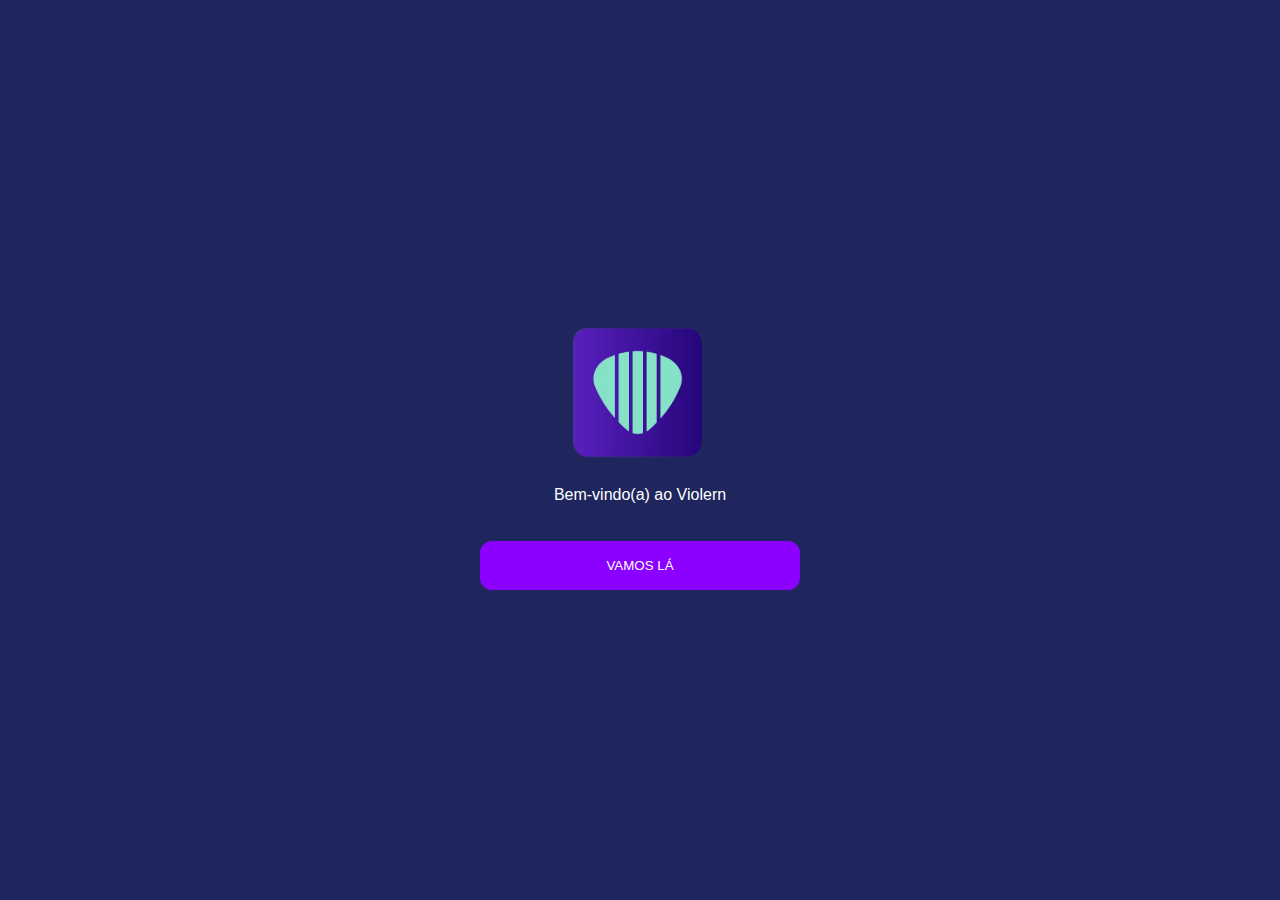
<file: index.html>
<!DOCTYPE html>
<html lang="pt-br">

<head>
    <meta charset="UTF-8">
    <meta name="viewport" content="width=device-width, initial-scale=1.0">
    <link rel="stylesheet" href="./styles/style.css">
    <link rel="stylesheet" href="./styles/tela_inicial.css">
    <link rel="shortcut icon" href="./img/logo_violearn-removebg-preview 1.svg" type="image/x-icon">
    <title>Violern</title>
</head>

<body>
    <section class="container__principal">

        <img src="./img/logo_violearn-removebg-preview 1.svg" alt="logo-violearn">
        <h1>Bem-vindo(a) ao Violern</h1>
        <a href="./tela_de_inicio.html"><button class="botao-entrar">Vamos lá</button></a>

    </section>

</body>

</html>
</file>
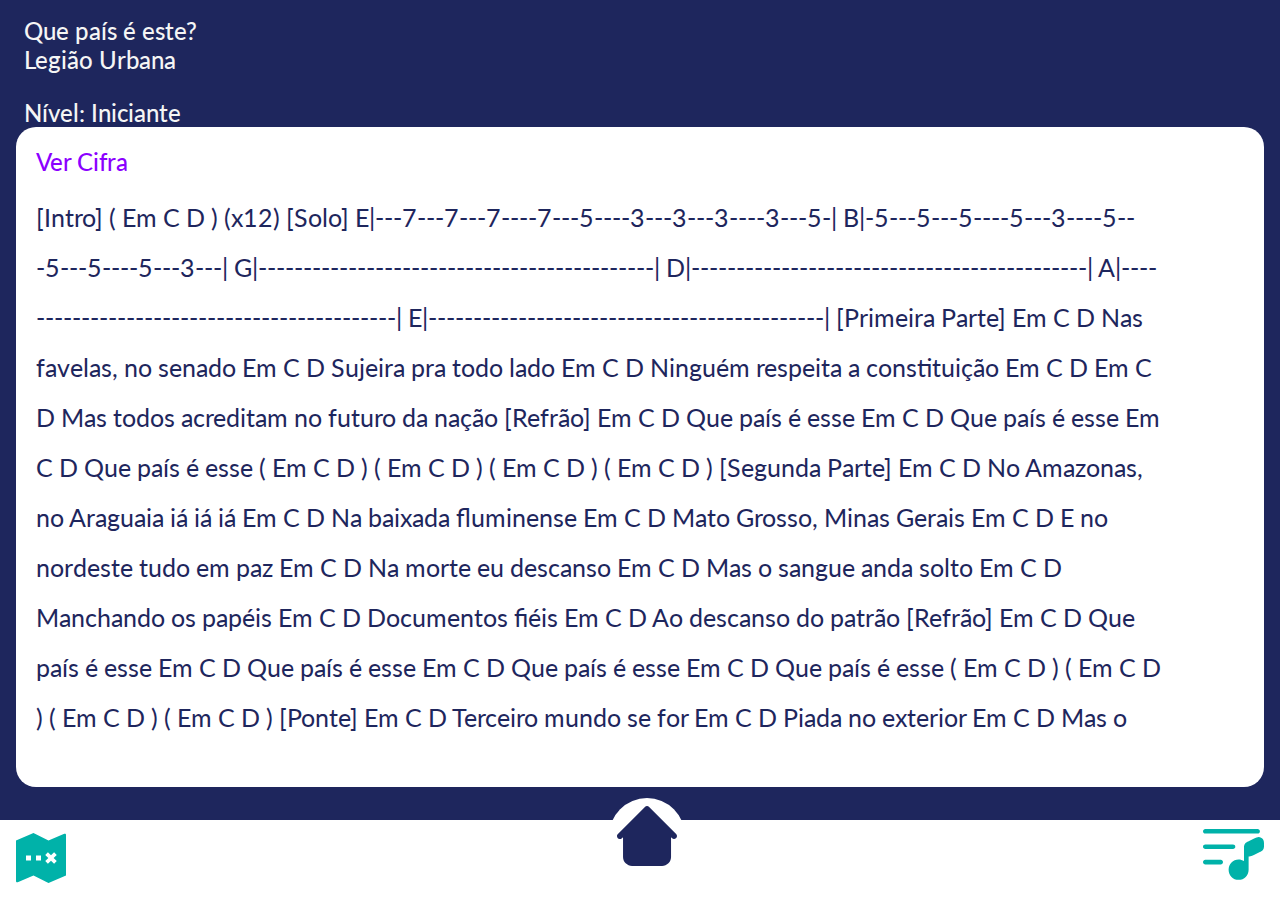
<file: app2.html>
<!DOCTYPE html>
<html lang="en">
<head>
    <meta charset="UTF-8">
    <meta name="viewport" content="width=device-width, initial-scale=1.0">
    <link rel="stylesheet" href="app2.css">
    <title>Document</title>
</head>
<body>
    <div class="container">
        <h2 class="titulo">Que país é este? <br> Legião Urbana</h2>
        <h2 class="titulo_"> Nível: Iniciante</h2>
        <div class="lista">
            <h2 class="titulo2">Ver Cifra</h2>
            <p class="cifra">[Intro] ( Em C D ) (x12) [Solo] E|---7---7---7----7---5----3---3---3----3---5-| B|-5---5---5----5---3----5---5---5----5---3---| G|--------------------------------------------| D|--------------------------------------------| A|--------------------------------------------| E|--------------------------------------------| [Primeira Parte] Em C D Nas favelas, no senado Em C D Sujeira pra todo lado Em C D Ninguém respeita a constituição Em C D Em C D Mas todos acreditam no futuro da nação [Refrão] Em C D Que país é esse Em C D Que país é esse Em C D Que país é esse ( Em C D ) ( Em C D ) ( Em C D ) ( Em C D ) [Segunda Parte] Em C D No Amazonas, no Araguaia iá iá iá Em C D Na baixada fluminense Em C D Mato Grosso, Minas Gerais Em C D E no nordeste tudo em paz Em C D Na morte eu descanso Em C D Mas o sangue anda solto Em C D Manchando os papéis Em C D Documentos fiéis Em C D Ao descanso do patrão [Refrão] Em C D Que país é esse Em C D Que país é esse Em C D Que país é esse Em C D Que país é esse ( Em C D ) ( Em C D ) ( Em C D ) ( Em C D ) [Ponte] Em C D Terceiro mundo se for Em C D Piada no exterior Em C D Mas o Brasil vai ficar rico Em C D Vamos faturar um milhão Em C D Quando vendermos todas as almas Em C D Dos nossos índios num leilão [Refrão] Em C D Que país é esse Em C D Que país é esse Em C D Que país é esse Em C D Que país é esse</p><br>

        </div>
        <footer class="menu">
            <a href="#" class="mapa"><svg width="50" height="50" viewBox="0 0 50 50" fill="none" xmlns="http://www.w3.org/2000/svg">
                <path d="M4.94876e-07 7.5L17.5 0L32.5 7.5L48.2575 0.7475C48.4477 0.665959 48.6552 0.632923 48.8613 0.651356C49.0675 0.669789 49.2658 0.739115 49.4385 0.853112C49.6113 0.967109 49.753 1.12221 49.851 1.30449C49.949 1.48678 50.0002 1.69054 50 1.8975V42.5L32.5 50L17.5 42.5L1.7425 49.2525C1.55228 49.334 1.3448 49.3671 1.13866 49.3486C0.93253 49.3302 0.734198 49.2609 0.561468 49.1469C0.388738 49.0329 0.247014 48.8778 0.149017 48.6955C0.0510205 48.5132 -0.000183641 48.3095 4.94876e-07 48.1025V7.5ZM10 22.5V27.5H15V22.5H10ZM20 22.5V27.5H25V22.5H20ZM35 22.35L31.9075 19.255L29.255 21.905L32.3475 25L29.255 28.0925L31.905 30.745L35 27.6525L38.0925 30.745L40.745 28.095L37.6525 25L40.745 21.9075L38.095 19.255L35 22.35Z" fill="#00B2A9"/>
                </svg>
                </a>
            <a href="app3.html" class="casa"><svg width="60" height="60" viewBox="0 0 60 60" fill="none" xmlns="http://www.w3.org/2000/svg">
                <path fill-rule="evenodd" clip-rule="evenodd" d="M32.1579 0.878368C31.5953 0.315949 30.8324 0 30.0369 0C29.2414 0 28.4784 0.315949 27.9159 0.878368L6.91586 21.8786L0.915864 27.8787C0.629334 28.1554 0.400788 28.4864 0.243561 28.8525C0.0863336 29.2185 0.00357472 29.6121 0.00011327 30.0105C-0.00334818 30.4088 0.072557 30.8039 0.2234 31.1726C0.374242 31.5412 0.597002 31.8762 0.87868 32.1579C1.16036 32.4396 1.49531 32.6623 1.864 32.8132C2.23269 32.964 2.62773 33.0399 3.02607 33.0365C3.42441 33.033 3.81807 32.9502 4.18408 32.793C4.55009 32.6358 4.88112 32.4072 5.15786 32.1207L6.03686 31.2417V50.9999C6.03686 53.3869 6.98508 55.6761 8.6729 57.3639C10.3607 59.0518 12.6499 60 15.0369 60H45.0369C47.4238 60 49.713 59.0518 51.4008 57.3639C53.0887 55.6761 54.0369 53.3869 54.0369 50.9999V31.2417L54.9159 32.1207C55.4817 32.6672 56.2395 32.9696 57.0261 32.9627C57.8127 32.9559 58.5651 32.6404 59.1213 32.0842C59.6775 31.5279 59.9931 30.7755 59.9999 29.9889C60.0067 29.2023 59.7043 28.4445 59.1579 27.8787L32.1579 0.878368Z" fill="#1E265D"/>
                </svg>
                </a>
            <a href="app2.html"><svg  class="nota"  width="57" height="36" viewBox="0 0 57 36" fill="none" xmlns="http://www.w3.org/2000/svg">
                <path fill-rule="evenodd" clip-rule="evenodd" d="M0 2.30769C0 1.69565 0.243131 1.10868 0.675907 0.675907C1.10868 0.243131 1.69565 0 2.30769 0H54.6154C55.2274 0 55.8144 0.243131 56.2472 0.675907C56.6799 1.10868 56.9231 1.69565 56.9231 2.30769C56.9231 2.91973 56.6799 3.5067 56.2472 3.93948C55.8144 4.37225 55.2274 4.61538 54.6154 4.61538H2.30769C1.69565 4.61538 1.10868 4.37225 0.675907 3.93948C0.243131 3.5067 0 2.91973 0 2.30769ZM0 17.6923C0 17.0803 0.243131 16.4933 0.675907 16.0605C1.10868 15.6277 1.69565 15.3846 2.30769 15.3846H30C30.612 15.3846 31.199 15.6277 31.6318 16.0605C32.0646 16.4933 32.3077 17.0803 32.3077 17.6923C32.3077 18.3043 32.0646 18.8913 31.6318 19.3241C31.199 19.7569 30.612 20 30 20H2.30769C1.69565 20 1.10868 19.7569 0.675907 19.3241C0.243131 18.8913 0 18.3043 0 17.6923ZM0 33.0769C0 32.4649 0.243131 31.8779 0.675907 31.4451C1.10868 31.0124 1.69565 30.7692 2.30769 30.7692H17.6923C18.3043 30.7692 18.8913 31.0124 19.3241 31.4451C19.7569 31.8779 20 32.4649 20 33.0769C20 33.689 19.7569 34.2759 19.3241 34.7087C18.8913 35.1415 18.3043 35.3846 17.6923 35.3846H2.30769C1.69565 35.3846 1.10868 35.1415 0.675907 34.7087C0.243131 34.2759 0 33.689 0 33.0769Z" fill="#00B2A9"/>
                </svg><svg  width="36" height="43" viewBox="0 0 36 43" fill="none" xmlns="http://www.w3.org/2000/svg">
                    <path d="M28.6 0.517304C29.4553 0.200381 30.4769 -0.0673114 31.5846 0.132689C32.9446 0.378842 34.1569 1.145 34.9692 2.26192C35.6307 3.17269 35.8307 4.21269 35.9169 5.12346C36 6.00653 36 7.11115 36 8.36961V8.70807C36 9.63115 36.0061 10.6158 35.6738 11.5235C35.4123 12.2408 35.0011 12.8942 34.4677 13.4404C33.7907 14.1327 32.9015 14.5573 32.0677 14.9542L31.8584 15.0558L26.3661 17.6927C25.2307 18.2373 24.2369 18.7142 23.4 19.0219C22.5969 19.3204 21.6461 19.5758 20.6154 19.4404V32.6281C20.6154 38.2096 16.2 42.8465 10.6154 42.8465C5.03074 42.8465 0.615356 38.2096 0.615356 32.6281C0.615356 27.0435 5.03074 22.4065 10.6154 22.4065C12.5287 22.4039 14.4007 22.9624 16 24.0127V12.8465H16.0092C16 12.3265 16 11.7665 16 11.1696V10.8342C16 9.91115 15.9938 8.92346 16.3261 8.01576C16.5877 7.29851 16.9989 6.64508 17.5323 6.09884C18.2092 5.40653 19.0984 4.98192 19.9323 4.58499L20.1415 4.48346L25.6338 1.84653C26.7692 1.30192 27.763 0.824996 28.6 0.517304Z" fill="#00B2A9"/>
                    </svg>
                    
                </a>

        </footer>

    </div>
    
    


</body>
</html>
</file>
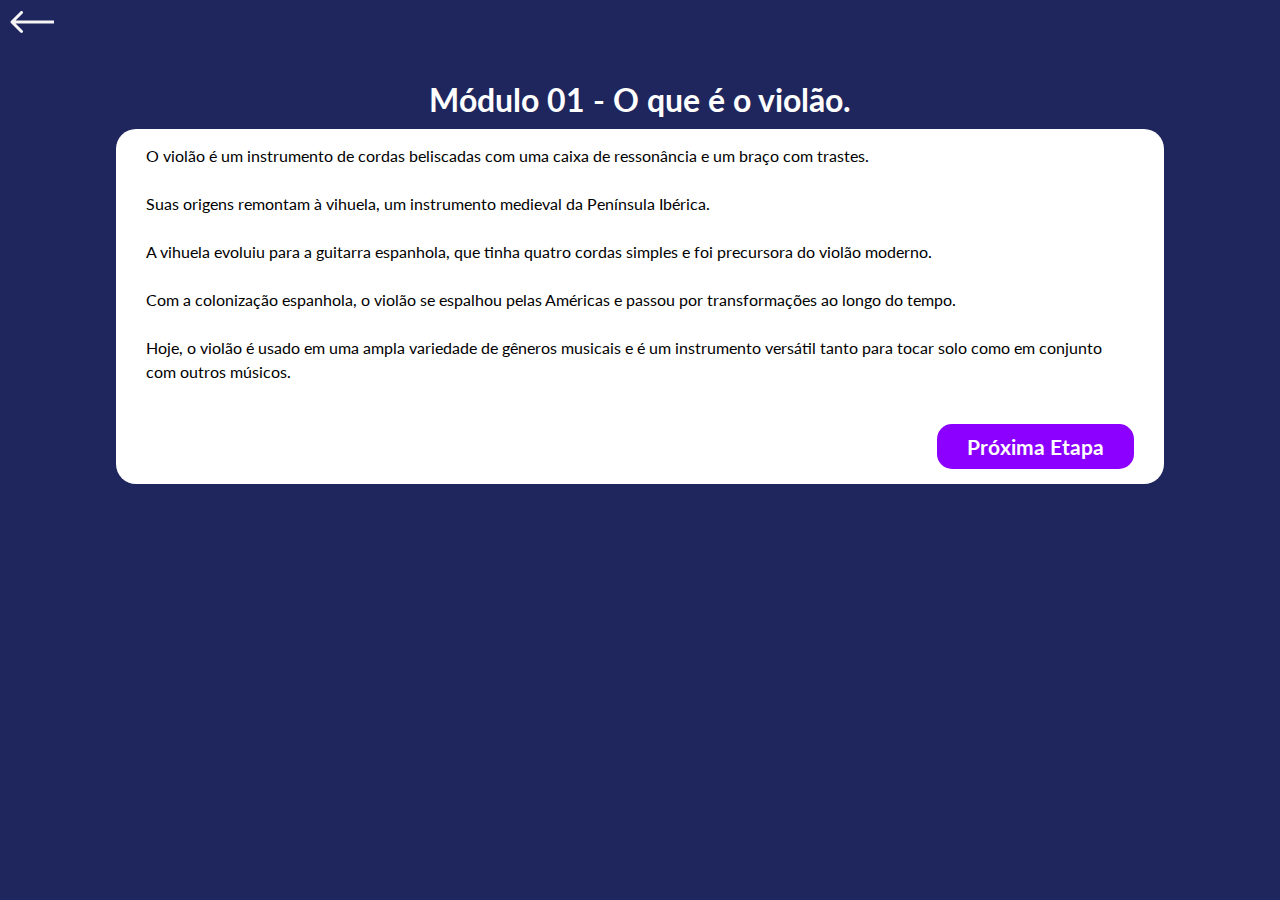
<file: etapa.html>
<!DOCTYPE html>
<html lang="pt-br">
<head>
    <meta charset="UTF-8">
    <meta name="viewport" content="width=device-width, initial-scale=1.0">
    <title>Document</title>
    <link rel="stylesheet" href="etapa.css">
    <link rel="stylesheet" href="https://cdnjs.cloudflare.com/ajax/libs/font-awesome/6.4.0/css/all.min.css">
</head>
<body>
    <header>
        <a href="tela_modulo.html">
            <svg width="44" height="24" viewBox="0 0 44 24" fill="none" xmlns="http://www.w3.org/2000/svg" class="voltar">
                <path d="M0.939339 10.9393C0.353554 11.5251 0.353554 12.4749 0.939339 13.0607L10.4853 22.6066C11.0711 23.1924 12.0208 23.1924 12.6066 22.6066C13.1924 22.0208 13.1924 21.0711 12.6066 20.4853L4.12132 12L12.6066 3.51472C13.1924 2.92893 13.1924 1.97919 12.6066 1.3934C12.0208 0.807611 11.0711 0.807611 10.4853 1.3934L0.939339 10.9393ZM44 10.5L2 10.5V13.5L44 13.5V10.5Z" fill="#F5F5F5"/>
                </svg>
        </a>            
    </header>
    <main>
        <h1>Módulo 01 - O que é o violão.</h1>
        <div class="texto">
            <p>
                O violão é um instrumento de cordas beliscadas com uma caixa de ressonância e um braço com trastes. <br><br>

                Suas origens remontam à vihuela, um instrumento medieval da Península Ibérica. <br><br>
                
                A vihuela evoluiu para a guitarra espanhola, que tinha quatro cordas simples e foi precursora do violão moderno. <br><br>
                
                Com a colonização espanhola, o violão se espalhou pelas Américas e passou por transformações ao longo do tempo. <br><br>
                
                Hoje, o violão é usado em uma ampla variedade de gêneros musicais e é um instrumento versátil tanto para tocar solo como em conjunto com outros músicos.
            </p>
            <div id="botao">
                <a href="etapa2.html"><button class="proxima-etapa">Próxima Etapa</button></a>
            </div>
        </div>
    </main>
</body>
</html>
</file>
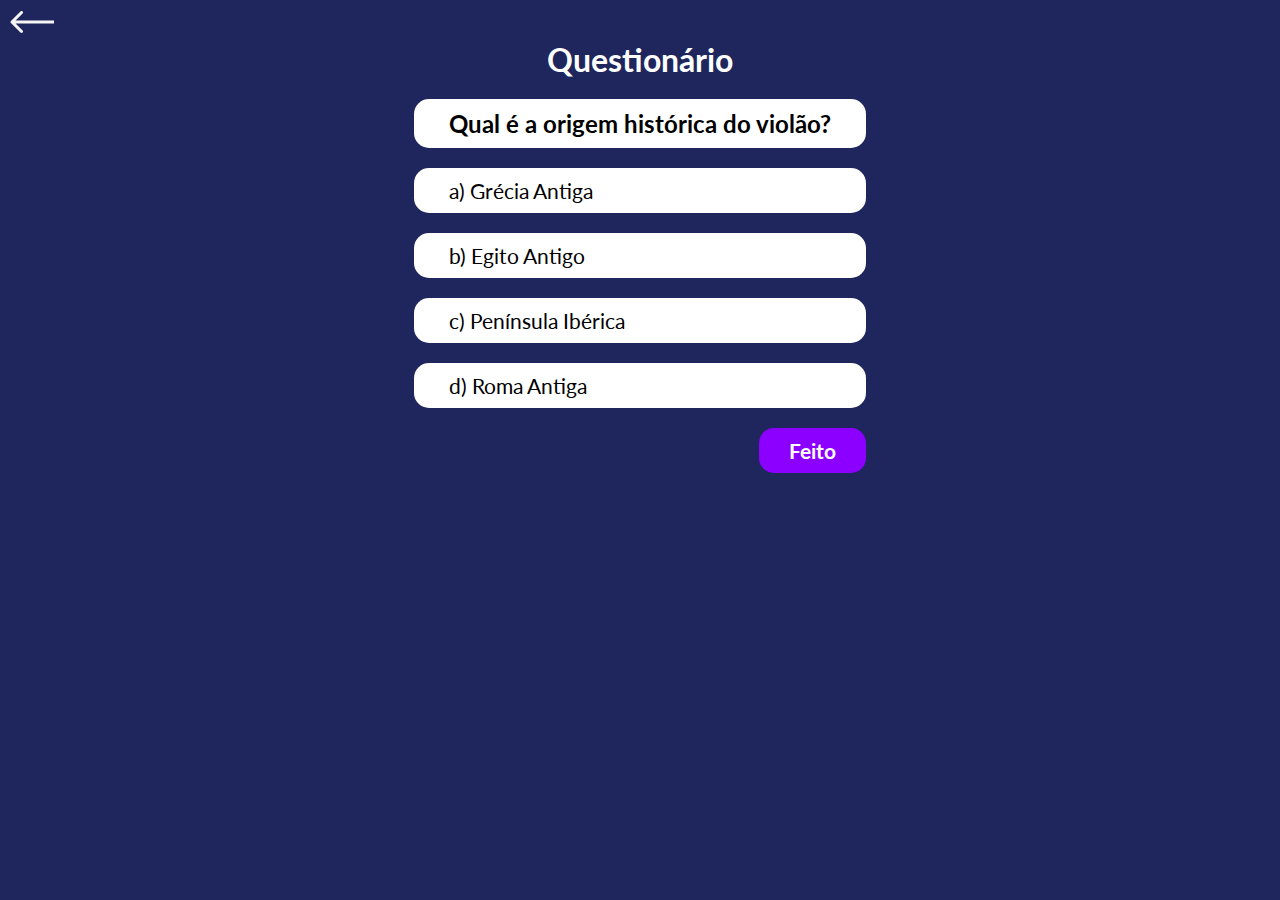
<file: etapa2.html>
<!DOCTYPE html>
<html lang="en">
<head>
    <meta charset="UTF-8">
    <meta name="viewport" content="width=device-width, initial-scale=1.0">
    <title>Document</title>
    <link rel="stylesheet" href="etapa2.css">
    <link rel="stylesheet" href="https://cdnjs.cloudflare.com/ajax/libs/font-awesome/6.4.0/css/all.min.css">
</head>
<body>
    <header>
        <a href="tela_modulo.html">
            <svg width="44" height="24" viewBox="0 0 44 24" fill="none" xmlns="http://www.w3.org/2000/svg" class="voltar">
            <path d="M0.939339 10.9393C0.353554 11.5251 0.353554 12.4749 0.939339 13.0607L10.4853 22.6066C11.0711 23.1924 12.0208 23.1924 12.6066 22.6066C13.1924 22.0208 13.1924 21.0711 12.6066 20.4853L4.12132 12L12.6066 3.51472C13.1924 2.92893 13.1924 1.97919 12.6066 1.3934C12.0208 0.807611 11.0711 0.807611 10.4853 1.3934L0.939339 10.9393ZM44 10.5L2 10.5V13.5L44 13.5V10.5Z" fill="#F5F5F5"/>
            </svg>
        </a>            
    </header>

    <h1>Questionário</h1>

    <main class="questionario">
        <h2 class="pergunta">Qual é a origem histórica do violão?</h2>
        
        <div class="respostas">
            <p class="resp">a&#41; Grécia Antiga</p>
            <p class="resp">b&#41; Egito Antigo</p>
            <p class="resp">c&#41; Península Ibérica</p>
            <p class="resp">d&#41; Roma Antiga</p>
        </div>
        <div id="botao">
            <a href="telaroadmap.html"><button class="proxima-etapa">Feito</button></a>
        </div>
    </main>
    
</body>
</html>
</file>
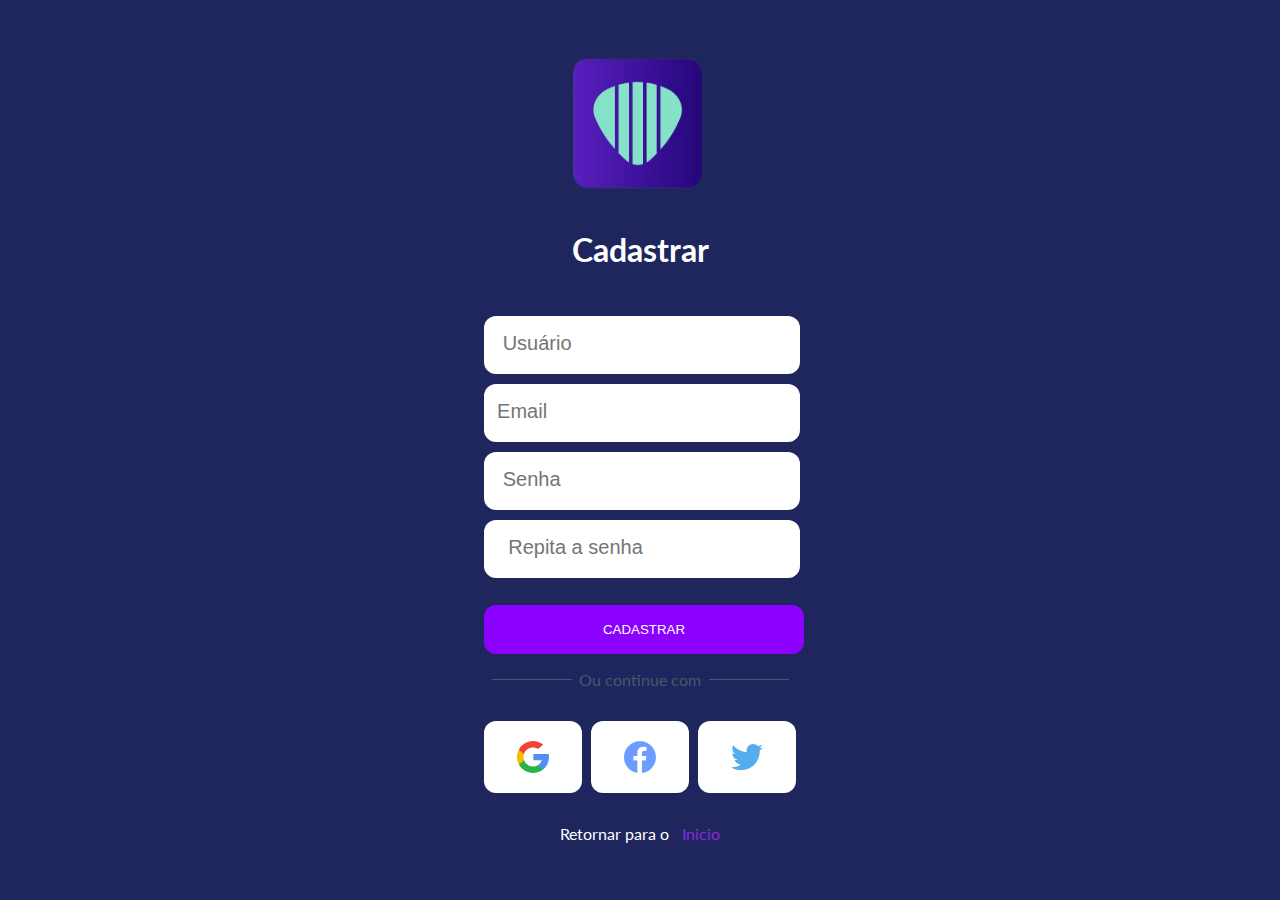
<file: tela_cadastro.html>
<!DOCTYPE html>
<html lang="pt-br">

<head>
    <meta charset="UTF-8">
    <meta name="viewport" content="width=device-width, initial-scale=1.0">
    <link rel="stylesheet" href="./styles/style.css">
    <link rel="preconnect" href="https://fonts.googleapis.com">
    <link rel="preconnect" href="https://fonts.gstatic.com" crossorigin>
    <link
        href="https://fonts.googleapis.com/css2?family=Lato:ital,wght@0,100;0,300;0,400;0,700;0,900;1,100;1,300;1,400;1,700;1,900&display=swap"
        rel="stylesheet">
    <link rel="shortcut icon" href="./img/logo_violearn-removebg-preview 1.svg" type="image/x-icon">
    <title>Violern</title>
</head>

<body>

    <section class="container">
        <div class="logo"><img src="./img/logo_violearn-removebg-preview 1.svg" alt="logo-violearn"></div>
        <h1>Cadastrar</h1>
        <div class="container__login">
            <input class="container__placeholder" type="text" placeholder="   Usuário" id="luser">
            <input class="container__placeholder" type="text" placeholder="  Email" id="lemail">
            <input class="container__placeholder" type="text" placeholder="   Senha" id="lsenha">
            <input class="container__placeholder" type="password" placeholder="    Repita a senha" id="lsenha">
            <div>

                <a href="./tela_inicial.html"><button class="botao-entrar">Cadastrar</button></a>
            </div>
            <div class="container__quebra">
                <div class="linha-horizontal"></div>
                <div class="linha-horizontal-texto">
                    <p>Ou continue com</p>
                </div>
                <div class="linha-horizontal"></div>

            </div>
        </div>
        <div class="container__redes__sociais">
            <div class="item__redes__sociais"><img src="./img/Google-logo.svg" alt=""></div>
            <div class="item__redes__sociais"><img src="./img/Vector.svg" alt=""></div>
            <div class="item__redes__sociais"><img src="./img/Vector (1).svg" alt=""></div>

        </div>
        <div class="footer">
            <p class="texo-footer">Retornar para o</p>
            <a href="./tela_de_inicio.html" class="link-footer">Inicio</a>
        </div>


    </section>

</body>

</html>
</file>
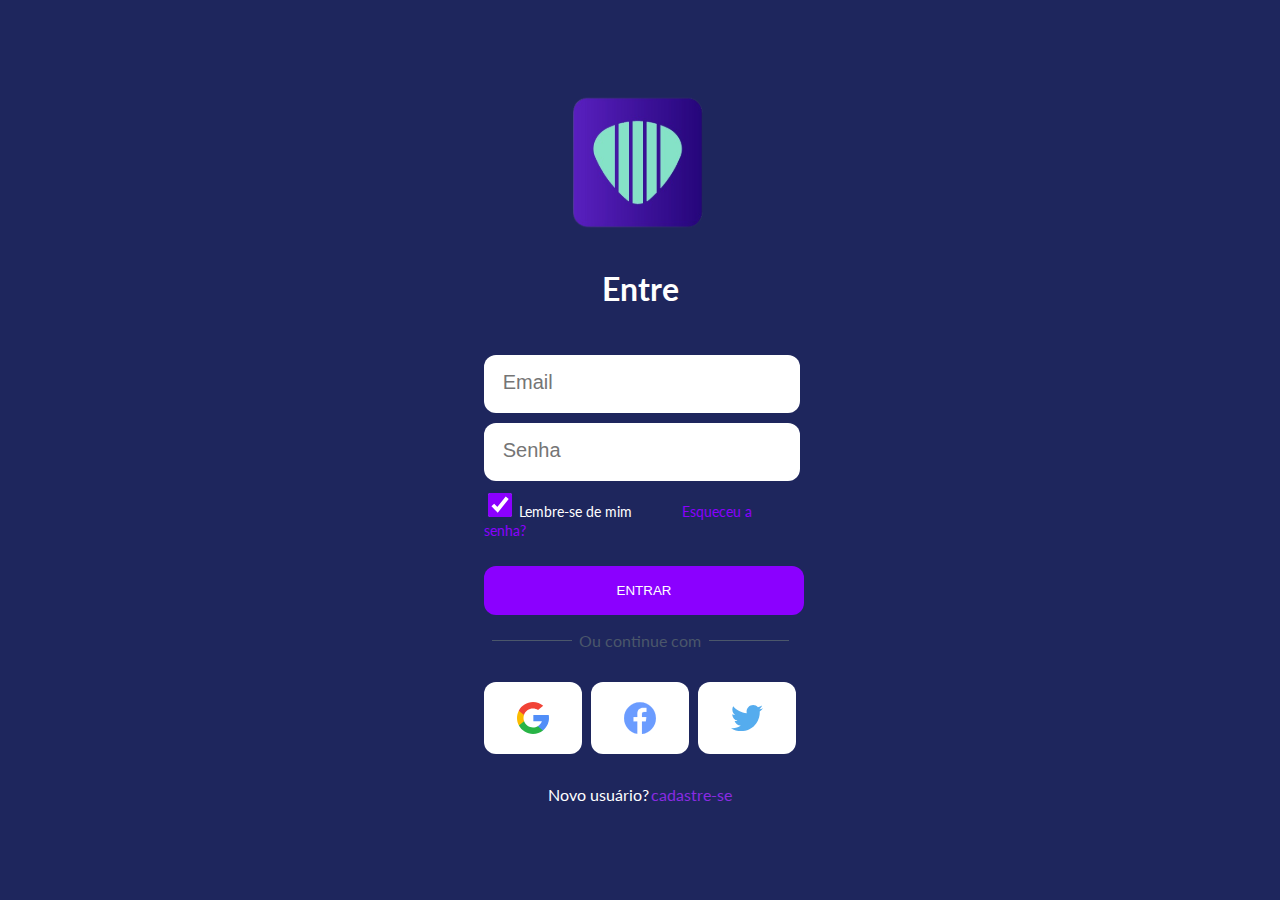
<file: tela_de_inicio.html>
<!DOCTYPE html>
<html lang="pt-br">

<head>
    <meta charset="UTF-8">
    <meta name="viewport" content="width=device-width, initial-scale=1.0">
    <link rel="stylesheet" href="./styles/style.css">
    <link rel="preconnect" href="https://fonts.googleapis.com">
    <link rel="preconnect" href="https://fonts.gstatic.com" crossorigin>
    <link
        href="https://fonts.googleapis.com/css2?family=Lato:ital,wght@0,100;0,300;0,400;0,700;0,900;1,100;1,300;1,400;1,700;1,900&display=swap"
        rel="stylesheet">
    <link rel="shortcut icon" href="./img/logo_violearn-removebg-preview 1.svg" type="image/x-icon">
    <title>Violern</title>
</head>

<body>

    <section class="container">
        <div class="logo"><img src="./img/logo_violearn-removebg-preview 1.svg" alt="logo-violearn"></div>
        <h1>Entre</h1>
        <div class="container__login">
            <input class="container__placeholder" type="email" placeholder="   Email" id="login-email">
            <input class="container__placeholder" type="text" placeholder="   Senha" id="login-senha">
            <div>
                <input class="container__checkbox" type="checkbox" id="chek-id" name="Lembre-se de mim" checked>
                <label for="chek-id">Lembre-se de mim</label>
                <a href="#" class="container__recuparar__senha">Esqueceu a senha?</a>
                <a href="app3.html"><button class="botao-entrar">Entrar</button></a>
            </div>
            <div class="container__quebra">
                <div class="linha-horizontal"></div>
                <div class="linha-horizontal-texto">
                    <p>Ou continue com</p>
                </div>
                <div class="linha-horizontal"></div>

            </div>
        </div>
        <div class="container__redes__sociais">
            <div class="item__redes__sociais"><img src="./img/Google-logo.svg" alt=""></div>
            <div class="item__redes__sociais"><img src="./img/Vector.svg" alt=""></div>
            <div class="item__redes__sociais"><img src="./img/Vector (1).svg" alt=""></div>

        </div>
        <div class="footer">
            <p class="texo-footer">Novo usuário?</p>
            <a href="./tela_cadastro.html" class="link-footer">cadastre-se</a>
        </div>


    </section>

</body>

</html>
</file>
<file: styles/style.css>
:root {
    --roxo--background: #1E265D;
    --roxo--botao: rgba(139, 0, 255, 1);
    --branco: rgba(255, 255, 255, 1);
    --font--principal: 'Lato', sans-serif;


}


body {
    display: flex;
    align-items: center;
    justify-content: center;
    margin: 0;
    padding: 0;
    background: var(--roxo--background);
    font-family: var(--font--principal);
    width: 100vw;
    height: 100vh;
}

.container {
    width: 390px;
    height: 844px;
    display: flex;
    justify-content: center;
    flex-direction: column;
    align-items: center;

}

h1 {
    color: var(--branco);
}


.container__login {
    width: 80%;
    flex-wrap: wrap;
    padding: 1rem;
}

.container__placeholder {
    align-self: center;
    margin-top: 10px;
    width: 100%;
    height: 56px;
    border-radius: 12px;
    border: 1px var(--roxo--botao);

}

.container__placeholder:hover {
    background: #f5f5f5;


}

input::placeholder {
    font-size: 20px;

}

input:focus {
    font-size: 20px;
    border: 1px solid var(--roxo--botao);

}



.container__checkbox {
    width: 24px;
    height: 24px;
    margin-top: 12px;
    border-radius: 4;
    color: aliceblue;

}

input[type="checkbox"]:checked {
    width: 24px;
    height: 24px;
    accent-color: var(--roxo--botao);
    box-shadow: 0px 4px 12px rgba(28, 37, 44, 0.05);
    border-radius: 4px;

}

label {
    display: inline-block;
    cursor: pointer;
    position: relative;
    color: var(--branco);
    font-size: 14px;
}

.container__recuparar__senha {
    font-size: 14px;
    text-decoration: none;
    margin-left: 46px;
    color: var(--roxo--botao);
}

.botao-entrar {
    padding: 17px 0 17px 0px;
    margin-top: 27px;
    width: 20rem;
    text-transform: uppercase;
    color: var(--branco);
    background: var(--roxo--botao);
    border: none;
    border-radius: 12px;
}

.botao-entrar:hover {
    background: #bf40bf;
    cursor: pointer;

}

.container__quebra {
    display: flex;
    flex-direction: row;
    flex-wrap: nowrap;
    justify-content: center;
    align-items: center;
}

.linha-horizontal {
    border-top: 1px solid rgba(75, 87, 107, 1);
    height: 1px;
    width: 80px;
    margin: auto;

}

.linha-horizontal-texto {
    color: rgba(75, 87, 107, 1);
    ;
}

.traco {
    height: 1px;
    width: 8px;
    background: rgba(75, 87, 107, 1);
    ;
}

.container__redes__sociais {
    display: flex;
    width: 80%;
}

.item__redes__sociais {
    display: flex;
    width: 98px;
    height: 72px;
    background: var(--branco);
    margin: auto;
    align-items: center;
    justify-content: center;
    border-radius: 12px;

}

.item__redes__sociais:nth-child(1) {
    margin-left: 0;
}

.item__redes__sociais:nth-child(3) {
    margin-right: 0;
}

.footer {
    display: flex;
    align-items: center;
    justify-content: space-evenly;
    margin-top: 15px;
    width: 48%;
}

.texo-footer {
    color: var(--branco);

}

.link-footer {
    color: blueviolet;
    text-decoration: none;
}
</file>
<file: styles/tela_inicial.css>
@import url(./style.css);



.container__principal {
    display: flex;
    justify-content: center;
    align-items: center;
    width: 80%;
    height: 80%;
    flex-direction: column;
}

h1 {
    font-weight: 400;
    font-size: 16px;
}
</file>
<file: app2.css>
@import url('https://fonts.googleapis.com/css2?family=Lato:wght@700&display=swap');
@import url('https://fonts.googleapis.com/css2?family=IBM+Plex+Sans:wght@400;700&display=swap');
:root {
    --roxo--background: #1E265D;
    --roxo--botao: rgba(139, 0, 255, 1);

}
*{
    box-sizing: border-box;
    margin: 0;
    padding: 0;
}

body{
    display: flex;
    justify-content: center;
    align-items: center;
    background: var(--roxo--background);
}

.container{
    width: 100%;
    position: relative;
    max-width:390px;
    height:844px;
    background: var(--roxo--background);
    padding: 1rem; 

}



.titulo{
    font-family: 'Lato', sans-serif;
    -style: normal;
    font-weight: 500;
    font-size: 24px;
    line-height: 29px;
    color: #F5F5F5;
    padding-top: rem;
    padding-bottom: 0.5rem;
    padding-left: .5rem;
}

.titulo_{
    font-family: 'Lato', sans-serif;
    -style: normal;
    font-weight: 500;
    font-size: 24px;
    line-height: 29px;
    color: #F5F5F5;
    padding-top: 1rem;
    padding-left: .5rem;
}

.lista{
    display: flex;
    flex-direction: column;
    height: 100%;
    width: 100%;
    max-width: 357px;
    max-height: 660px;
    background: white;
    padding-top: 1.25rem;
    padding-left: 1.25rem;
    padding-bottom: 1.25rem;
    border-radius: 20px;
}

.cifra::-webkit-scrollbar {
    width: 15px;
    
}

.cifra::-webkit-scrollbar-thumb {
    background: var(--roxo--background);
    border-radius: 12px;

}

.cifra::-webkit-scrollbar-track {
     background: #D9D9D9;
     border-radius: 20px;
}


.titulo2{
    font-family: 'Lato', sans-serif;
    -style: normal;
    font-weight: 500;
    font-size: 24px;
    line-height: 29px;
    color: var(--roxo--botao);
    padding-bottom:1rem;
    
}


.cifra{
    font-family: 'Lato', sans-serif;
    font-style: normal;
    font-weight: 400;
    font-size: 20px;
    line-height: 25px;
    color: var(--roxo--background);
    padding-right: 100px;
    overflow: auto;
    width: 320px;
}

.menu{
    position: absolute;
    bottom: 0;
    right: 0;
    display: flex;
    justify-content: space-between;
    align-items: center;
    padding: 1rem;
    width: 390px;
    height: 80px;
    background:white;
    box-sizing: border-box;
}


.casa {
    display: flex;
    justify-content: center;
    margin-bottom: 3rem;
    background: white;
    padding: 0.5rem;
    border-radius: 50px;
}

.nota{
    position: absolute;
    right: 20px;
    bottom: 35px;
}


@media (min-width: 393px) {
    .menu{
        width: 100%;
        position: fixed;
        
    }
    .container{
        max-width: 100%;
        
    }
    .lista{
        max-width: 100%;
          
    }
    .cifra{
        width: 100%;
        font-size: 25px;
        line-height: 50px;
    }
    
 
}

@media (max-width: 380px){
    .cifra{
        padding-right: 0;
        display: flex;
        width: 100%;
        line-height: 50px;
    }
}

@media (max-width: 361px) {
    .menu{
        max-width: 100%;
    }
    
}
</file>
<file: etapa.css>
@import url('https://fonts.googleapis.com/css2?family=Lato:wght@700&display=swap');
@import url('https://fonts.googleapis.com/css2?family=IBM+Plex+Sans:wght@400;700&display=swap');

:root {
    --roxo--background: #1E265D;
    --roxo--botao: rgba(139, 0, 255, 1);

}
a{
    color: black;
    text-decoration: none;
}
*{
    box-sizing: border-box;
    margin: 0;
    padding: 0;
    /* font-family: 'IBM Plex Sans', sans-serif; */
    font-family: 'Lato', sans-serif;
}

body{
    width: 100vm;
    display: flex;
    flex-direction: column;
    justify-content: center;
    align-items: center;
    background: var(--roxo--background);
}
header{
    padding: 20px;
}

.voltar{
    position: absolute;
    left: 10px;
    top: 10px;
}

main{
    margin-top: 40px;
    display: flex;
    flex-direction: column;
    justify-content: center;
    align-items: center;
    gap: 10px;
    
}
main h1{
    color: white;
}

.texto{
    display: flex;
    flex-direction: column;
    gap: 40px;
    background: white;
    border-radius: 20px;
    width: 90%;
    padding: 15px 30px;
}
.texto p{
    line-height: 1.5;
}
.texto button {
    font-size: 1.3rem;
    font-weight: bold;
    color: white;
    background-color: #8B00FF;
    border: none;
    padding: 10px 30px;
    border-radius: 15px;
    cursor: pointer;
}

#botao{
    align-self: last baseline;
}
</file>
<file: etapa2.css>
@import url('https://fonts.googleapis.com/css2?family=Lato:wght@700&display=swap');
@import url('https://fonts.googleapis.com/css2?family=IBM+Plex+Sans:wght@400;700&display=swap');

:root {
    --roxo--background: #1E265D;
    --roxo--botao: rgba(139, 0, 255, 1);

}
a{
    color: black;
    text-decoration: none;
}
*{
    box-sizing: border-box;
    margin: 0;
    padding: 0;
    /* font-family: 'IBM Plex Sans', sans-serif; */
    font-family: 'Lato', sans-serif;
}

body{
    width: 100vm;
    display: flex;
    flex-direction: column;
    justify-content: center;
    align-items: center;
    background: var(--roxo--background);
}
header{
    padding: 20px;
}
.voltar{
    position: absolute;
    left: 10px;
    top: 10px;
}
h1{
    color: white;
}

main{
    display: flex;
    flex-direction: column;
    gap: 20px;
    margin-top: 20px;
}

.pergunta{
    background-color: white;
    padding: 10px 35px;
    border-radius:15px;
}

.respostas{
    display: flex;
    flex-direction: column;
    gap: 20px;
}
.resp{
    background-color: white;
    padding: 10px 35px;
    font-size: 1.3rem;
    border-radius: 15px;
}

button {
    font-size: 1.3rem;
    font-weight: bold;
    color: white;
    background-color: #8B00FF;
    border: none;
    padding: 10px 30px;
    border-radius: 15px;
    cursor: pointer;
}

#botao{
    align-self: last baseline;
}
</file>
